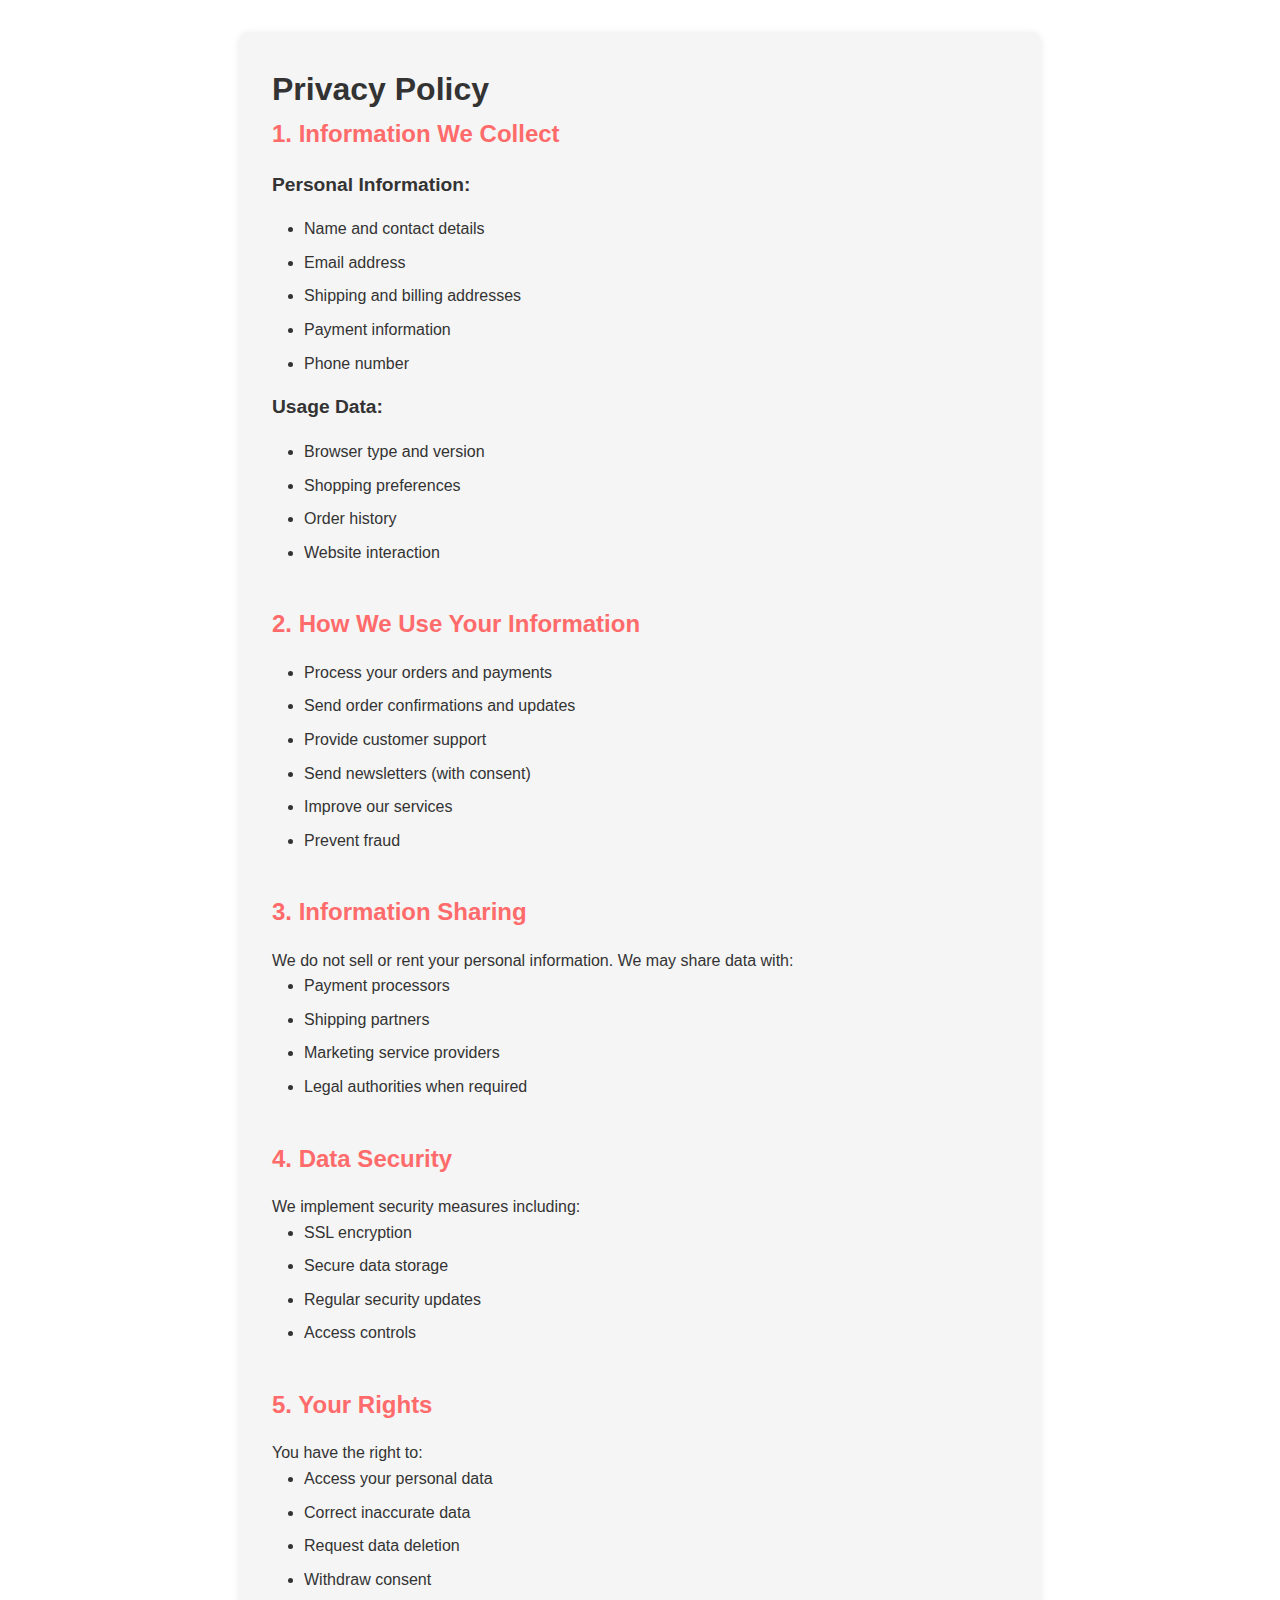
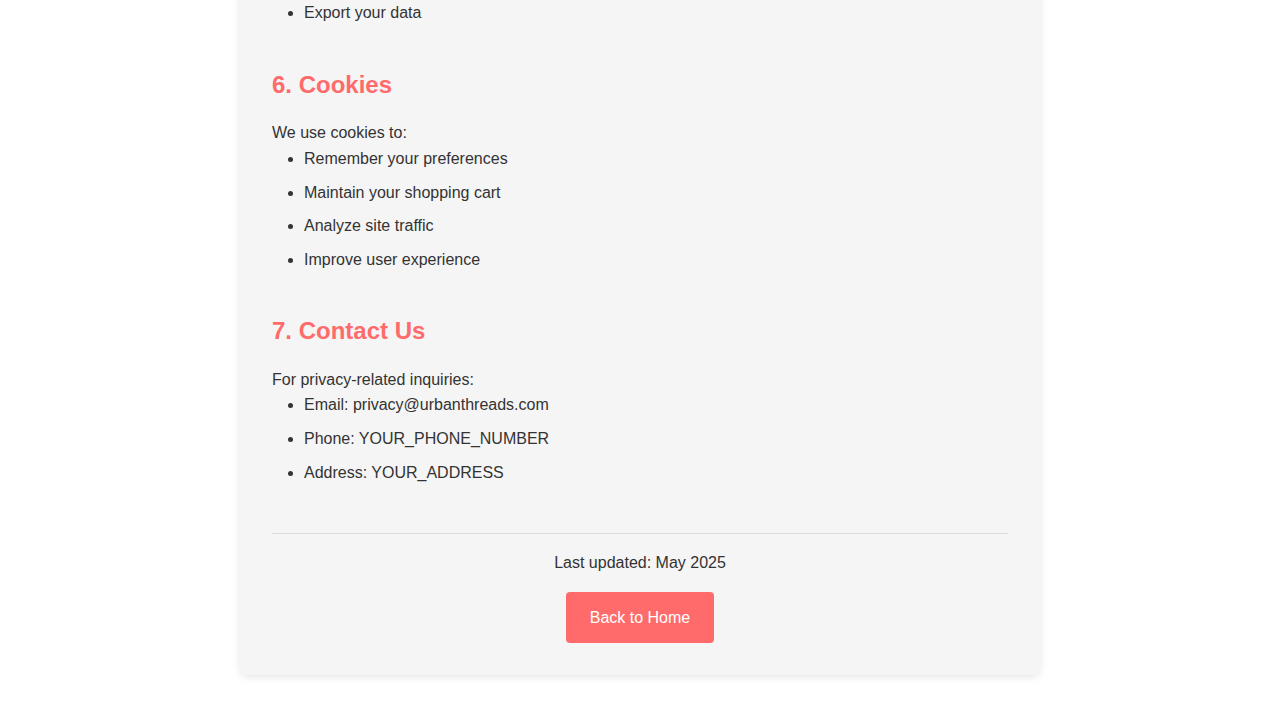
<file: privacy.html>
<!-- Urban Threads Privacy Policy Page -->
<!DOCTYPE html>
<html lang="en">
<head>
    <meta charset="UTF-8">
    <meta name="viewport" content="width=device-width, initial-scale=1.0">
    <title>Privacy Policy - crewsade</title>
    <link rel="stylesheet" href="https://cdnjs.cloudflare.com/ajax/libs/font-awesome/6.0.0-beta3/css/all.min.css">
    <link rel="stylesheet" href="styles.css">
</head>
<body>
    <main class="privacy-container">
        <h1>Privacy Policy</h1>
        
        <section class="privacy-section">
            <h2>1. Information We Collect</h2>
            <h3>Personal Information:</h3>
            <ul>
                <li>Name and contact details</li>
                <li>Email address</li>
                <li>Shipping and billing addresses</li>
                <li>Payment information</li>
                <li>Phone number</li>
            </ul>

            <h3>Usage Data:</h3>
            <ul>
                <li>Browser type and version</li>
                <li>Shopping preferences</li>
                <li>Order history</li>
                <li>Website interaction</li>
            </ul>
        </section>

        <section class="privacy-section">
            <h2>2. How We Use Your Information</h2>
            <ul>
                <li>Process your orders and payments</li>
                <li>Send order confirmations and updates</li>
                <li>Provide customer support</li>
                <li>Send newsletters (with consent)</li>
                <li>Improve our services</li>
                <li>Prevent fraud</li>
            </ul>
        </section>

        <section class="privacy-section">
            <h2>3. Information Sharing</h2>
            <p>We do not sell or rent your personal information. We may share data with:</p>
            <ul>
                <li>Payment processors</li>
                <li>Shipping partners</li>
                <li>Marketing service providers</li>
                <li>Legal authorities when required</li>
            </ul>
        </section>

        <section class="privacy-section">
            <h2>4. Data Security</h2>
            <p>We implement security measures including:</p>
            <ul>
                <li>SSL encryption</li>
                <li>Secure data storage</li>
                <li>Regular security updates</li>
                <li>Access controls</li>
            </ul>
        </section>

        <section class="privacy-section">
            <h2>5. Your Rights</h2>
            <p>You have the right to:</p>
            <ul>
                <li>Access your personal data</li>
                <li>Correct inaccurate data</li>
                <li>Request data deletion</li>
                <li>Withdraw consent</li>
                <li>Export your data</li>
            </ul>
        </section>

        <section class="privacy-section">
            <h2>6. Cookies</h2>
            <p>We use cookies to:</p>
            <ul>
                <li>Remember your preferences</li>
                <li>Maintain your shopping cart</li>
                <li>Analyze site traffic</li>
                <li>Improve user experience</li>
            </ul>
        </section>

        <section class="privacy-section">
            <h2>7. Contact Us</h2>
            <p>For privacy-related inquiries:</p>
            <ul>
                <li>Email: privacy@urbanthreads.com</li>
                <li>Phone: YOUR_PHONE_NUMBER</li>
                <li>Address: YOUR_ADDRESS</li>
            </ul>
        </section>

        <div class="privacy-footer">
            <p>Last updated: May 2025</p>
            <a href="index.html" class="back-button">Back to Home</a>
        </div>
    </main>
</body>
</html>
</file>
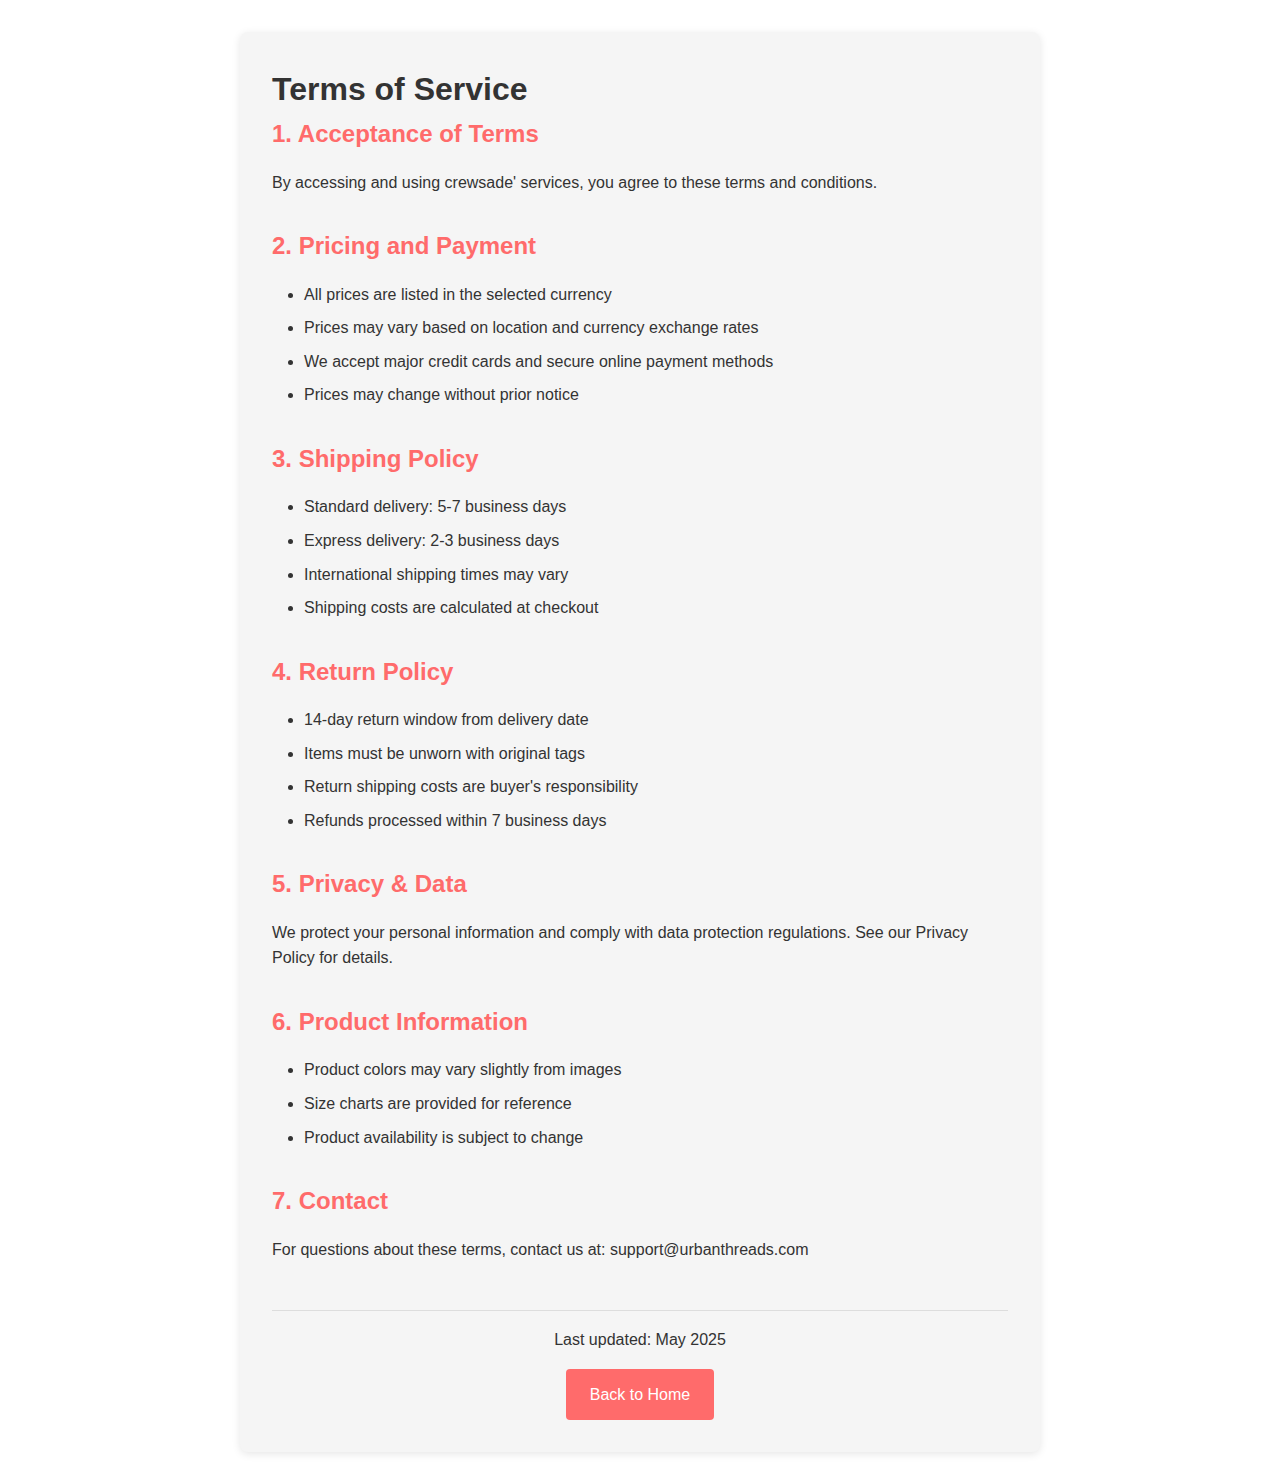
<file: terms.html>
<!DOCTYPE html>
<html lang="en">
<head>
    <meta charset="UTF-8">
    <meta name="viewport" content="width=device-width, initial-scale=1.0">
    <title>Terms of Service - crewsade</title>
    <link rel="stylesheet" href="styles.css">
</head>
<body>
    <main class="terms-container">
        <h1>Terms of Service</h1>
        
        <section class="terms-section">
            <h2>1. Acceptance of Terms</h2>
            <p>By accessing and using crewsade' services, you agree to these terms and conditions.</p>
        </section>

        <section class="terms-section">
            <h2>2. Pricing and Payment</h2>
            <ul>
                <li>All prices are listed in the selected currency</li>
                <li>Prices may vary based on location and currency exchange rates</li>
                <li>We accept major credit cards and secure online payment methods</li>
                <li>Prices may change without prior notice</li>
            </ul>
        </section>

        <section class="terms-section">
            <h2>3. Shipping Policy</h2>
            <ul>
                <li>Standard delivery: 5-7 business days</li>
                <li>Express delivery: 2-3 business days</li>
                <li>International shipping times may vary</li>
                <li>Shipping costs are calculated at checkout</li>
            </ul>
        </section>

        <section class="terms-section">
            <h2>4. Return Policy</h2>
            <ul>
                <li>14-day return window from delivery date</li>
                <li>Items must be unworn with original tags</li>
                <li>Return shipping costs are buyer's responsibility</li>
                <li>Refunds processed within 7 business days</li>
            </ul>
        </section>

        <section class="terms-section">
            <h2>5. Privacy & Data</h2>
            <p>We protect your personal information and comply with data protection regulations. See our Privacy Policy for details.</p>
        </section>

        <section class="terms-section">
            <h2>6. Product Information</h2>
            <ul>
                <li>Product colors may vary slightly from images</li>
                <li>Size charts are provided for reference</li>
                <li>Product availability is subject to change</li>
            </ul>
        </section>

        <section class="terms-section">
            <h2>7. Contact</h2>
            <p>For questions about these terms, contact us at: support@urbanthreads.com</p>
        </section>

        <div class="terms-footer">
            <p>Last updated: May 2025</p>
            <a href="index.html" class="back-button">Back to Home</a>
        </div>
    </main>
</body>
</html>
</file>
<file: styles.css>
:root {
    /* Light theme colors */
    --bg-color: #ffffff;
    --text-color: #333333;
    --card-bg: #f5f5f5;
    --border-color: #dddddd;
    --accent-color: #ff6b6b;
    --accent-hover: #ff5252;
    --input-bg: #ffffff;
    --shadow: 0 2px 8px rgba(0, 0, 0, 0.1);
    --primary-color: #333;
    --secondary-color: #555;
    --background-color: #f9f9f9;
    --light-text: #777;
    --header-bg: #fff;
    --transition: all 0.3s ease;
}

[data-theme="dark"] {
    /* Dark theme colors */
    --bg-color: #1a1a1a;
    --text-color: #ffffff;
    --card-bg: #2d2d2d;
    --border-color: #404040;
    --accent-color: #ff6b6b;
    --accent-hover: #ff5252;
    --input-bg: #333333;
    --shadow: 0 2px 8px rgba(0, 0, 0, 0.3);
    --primary-color: #f8f9fa;
    --secondary-color: #adb5bd;
    --background-color: #121212;
    --light-text: #adb5bd;
    --header-bg: #1a1a1a;
}

* {
    margin: 0;
    padding: 0;
    box-sizing: border-box;
}

body {
    background-color: var(--bg-color);
    color: var(--text-color);
    transition: background-color 0.3s ease, color 0.3s ease;
    font-family: 'Segoe UI', Tahoma, Geneva, Verdana, sans-serif;
    line-height: 1.6;
}

/* Theme Toggle */
.theme-toggle {
    position: fixed;
    bottom: 20px;
    right: 20px;
    width: 50px;
    height: 50px;
    background-color: var(--accent-color);
    border-radius: 50%;
    display: flex;
    justify-content: center;
    align-items: center;
    cursor: pointer;
    z-index: 1000;
    box-shadow: var(--shadow);
    padding: 0.5rem;
    background: var(--card-bg);
    box-shadow: var(--shadow);
    transition: all 0.3s ease;
}

.theme-toggle:hover {
    transform: scale(1.1);
}

.theme-toggle i {
    color: white;
    font-size: 1.2rem;
}

/* Header Styles */
header {
    display: flex;
    justify-content: space-between;
    align-items: center;
    padding: 1rem 2rem;
    background-color: var(--header-bg);
    box-shadow: var(--shadow);
    position: sticky;
    top: 0;
    z-index: 100;
    transition: var(--transition);
}

.logo-container {
    width: 120px;
    height: 100px;
    overflow: hidden;
    border-radius: 80;
    box-shadow: 0 4px 15px rgba(0, 0, 0, 0.1);
    padding: -2px;
    background: var(--card-bg);
    transition: transform 0.3s ease;
}

.logo-container:hover {
    transform: translateY(-5px);
    box-shadow: 0 6px 20px rgba(0, 0, 0, 0.15);
}

.logo {
    width: 100%;
    height: 100%;
    object-fit: cover;
    border-radius: 15px; /* Slightly smaller radius than container */
    transition: transform 0.3s ease;
}

.desktop-nav ul {
    display: flex;
    list-style: none;
}

.desktop-nav ul li {
    margin: 0 1rem;
}

.desktop-nav ul li a {
    text-decoration: none;
    color: var(--text-color);
    font-weight: 600;
    transition: var(--transition);
    text-transform: uppercase;
    font-size: 0.9rem;
}

.desktop-nav ul li a:hover {
    color: var(--accent-color);
}

.header-actions {
    display: flex;
    align-items: center;
}

.select-wrapper {
    position: relative;
    display: inline-block;
}

.country-selector select {
    padding: 5px 30px 5px 35px;
    border: 1px solid var(--border-color);
    border-radius: 4px;
    background: var(--card-bg);
    color: var(--text-color);
    cursor: pointer;
    font-size: 1rem;
    appearance: none;
    -webkit-appearance: none;
    -moz-appearance: none;
    width: 100px;
}

.flag-icon {
    position: absolute;
    left: 8px;
    top: 50%;
    transform: translateY(-50%);
    font-size: 1.2rem;
    pointer-events: none;
}

.cart-icon {
    position: relative;
    cursor: pointer;
}

.cart-icon i {
    font-size: 1.5rem;
    color: var(--text-color);
}

.cart-count {
    position: absolute;
    top: -10px;
    right: -10px;
    background-color: var(--accent-color);
    color: white;
    border-radius: 50%;
    width: 20px;
    height: 20px;
    display: flex;
    justify-content: center;
    align-items: center;
    font-size: 0.7rem;
    font-weight: bold;
}

/* Hamburger Menu Styles */
.hamburger {
    display: none;
    cursor: pointer;
    z-index: 1000;
    padding: 10px;
}

.hamburger .bar {
    width: 25px;
    height: 3px;
    background: var(--text-color);
    margin: 5px 0;
    transition: all 0.3s ease;
    display: block;
}

.hamburger.active .bar:nth-child(1) {
    transform: translateY(8px) rotate(45deg);
}

.hamburger.active .bar:nth-child(2) {
    opacity: 0;
}

.hamburger.active .bar:nth-child(3) {
    transform: translateY(-8px) rotate(-45deg);
}

/* Mobile Menu Styles */
.mobile-menu {
    position: fixed;
    top: 0;
    left: -100%;
    width: 100%;
    height: 100vh;
    background: var(--bg-color);
    padding-top: 80px;
    transition: all 0.5s cubic-bezier(0.77, 0, 0.175, 1);
    z-index: 999;
}

.mobile-menu.active {
    left: 0;
}

.mobile-menu ul {
    list-style: none;
    padding: 0;
}

.mobile-menu li {
    opacity: 0;
    transform: translateX(-20px);
    transition: all 0.3s ease;
}

.mobile-menu.active li {
    opacity: 1;
    transform: translateX(0);
}

.mobile-menu li a {
    display: block;
    padding: 15px 30px;
    font-size: 1.5rem;
    color: var(--text-color);
    text-decoration: none;
    transition: all 0.3s ease;
}

.mobile-menu li a:hover {
    background: var(--accent-color);
    color: white;
    padding-left: 40px;
}

/* Mobile Menu */
.mobile-menu {
    position: fixed;
    top: 0;
    left: -100%;
    width: 80%;
    height: 100vh;
    background-color: var(--header-bg);
    z-index: 1000;
    transition: var(--transition);
    padding: 2rem;
    box-shadow: 2px 0 10px rgba(0, 0, 0, 0.1);
}

.mobile-menu.active {
    left: 0;
}

.mobile-menu ul {
    list-style: none;
    margin-top: 2rem;
}

.mobile-menu ul li {
    margin: 1.5rem 0;
}

.mobile-menu ul li a {
    text-decoration: none;
    color: var(--text-color);
    font-weight: 600;
    font-size: 1.2rem;
    text-transform: uppercase;
}

/* Main Content */
main {
    padding: 2rem;
}

.section {
    padding: 4rem 0;
    min-height: 100vh;
}

.section h2 {
    text-align: center;
    margin-bottom: 3rem;
    font-size: 2.5rem;
    color: var(--text-color);
    text-transform: uppercase;
}

/* Slideshow Styles */
.hero {
    position: relative;
    width: 100%;
    height: 100vh; /* Full viewport height */
    overflow: hidden;
}

.slideshow-container {
    position: relative;
    width: 100%;
    height: 100%;
}

.slides-wrapper {
    position: relative;
    width: 100%;
    height: 100%;
}

.slide {
    position: absolute;
    top: 0;
    left: 0;
    width: 100%;
    height: 100%;
    opacity: 0;
    transition: opacity 0.5s ease-in-out;
}

.slide.active {
    opacity: 1;
}

.slide img {
    width: 100%;
    height: 100%;
    object-fit: cover; /* This ensures image covers entire container */
    object-position: center; /* Centers the image */
}

/* Ensure content stays on top of slideshow */
.hero-content {
    position: absolute;
    top: 50%;
    left: 50%;
    transform: translate(-50%, -50%);
    z-index: 2;
    text-align: center;
    color: white;
    text-shadow: 2px 2px 4px rgba(0, 0, 0, 0.5);
    background: rgba(0, 0, 0, 0.3);
    padding: 2rem;
    border-radius: 8px;
    width: 90%;
    max-width: 600px;
}

/* Responsive adjustments */
@media screen and (max-width: 768px) {
    .hero {
        height: 100vh;
    }

    .slideshow-container {
        height: 100%;
    }

    .slide img {
        height: 100vh;
        object-fit: cover;
    }

    .hamburger {
        display: block;
    }

    .desktop-nav {
        display: none;
    }

    .hero-content {
        padding: 1rem;
    }

    .hero-content h1 {
        font-size: 2rem;
    }

    .animated-heading {
        font-size: 1.8rem;
        top: 10px;
    }

    /* Stagger animation for menu items */
    .mobile-menu li:nth-child(1) { transition-delay: 0.1s; }
    .mobile-menu li:nth-child(2) { transition-delay: 0.2s; }
    .mobile-menu li:nth-child(3) { transition-delay: 0.3s; }
    .mobile-menu li:nth-child(4) { transition-delay: 0.4s; }
    .mobile-menu li:nth-child(5) { transition-delay: 0.5s; }
}

@media screen and (orientation: landscape) and (max-height: 500px) {
    .hero {
        height: 100vh; /* Full height for landscape orientation */
    }
}

/* New Arrivals */
.new-arrivals {
    margin: 4rem 0;
}

.arrival-grid {
    display: grid;
    gap: 2rem;
    padding: 1rem;
}

@media screen and (min-width: 1024px) {
    .arrival-grid {
        grid-template-columns: repeat(4, 1fr);
    }
}

@media screen and (max-width: 1023px) and (min-width: 768px) {
    .arrival-grid {
        grid-template-columns: repeat(3, 1fr);
    }
}

@media screen and (max-width: 767px) {
    .arrival-grid {
        grid-template-columns: repeat(2, 1fr);
        gap: 1rem;
    }
}

.arrival-item {
    background: var(--card-bg);
    border-radius: 8px;
    padding: 1rem;
    transition: all 0.3s ease;
    position: relative;
    overflow: hidden;
    border: 1px solid var(--border-color);
}

.arrival-item:hover {
    transform: translateY(-5px);
    box-shadow: 0 10px 20px rgba(0, 0, 0, 0.2);
}

.arrival-item .product-images {
    position: relative;
    width: 100%;
    aspect-ratio: 3/4;
    overflow: hidden;
    border-radius: 8px;
    margin-bottom: 1rem;
}

.arrival-item .product-image {
    position: absolute;
    width: 100%;
    height: 100%;
    object-fit: cover;
    opacity: 0;
    transition: opacity 0.3s ease, transform 0.3s ease;
}

.arrival-item .product-image.active {
    opacity: 1;
}

.arrival-item:hover .product-image.active {
    transform: scale(1.05);
}

.arrival-item img {
    width: 100%;
    height: 300px;
    object-fit: contain;
    background-color: var(--card-bg);
    transition: transform 0.3s ease;
}

.arrival-item img[loading] {
    opacity: 0.5;
}

.arrival-item h3 {
    padding: 0.5rem 1rem;
    color: var(--text-color);
}

.arrival-item .price {
    padding: 0 1rem;
    font-weight: bold;
    color: var(--accent-color);
}

.arrival-item button {
    width: 100%;
    padding: 0.8rem;
    background-color: var(--accent-color);
    color: white;
    border: none;
    cursor: pointer;
    transition: var(--transition);
}

.arrival-item button:hover {
    background-color: #ff5252;
}

.add-to-cart {
    width: 100%;
    padding: 0.8rem;
    background: var(--accent-color);
    color: white;
    border: none;
    border-radius: 4px;
    cursor: pointer;
    transition: background-color 0.3s ease;
    margin-top: 1rem;
}

.add-to-cart:hover {
    background-color: var(--accent-hover);
}

/* About Section */
.about {
    max-width: 800px;
    margin: 0 auto;
    text-align: center;
}

.about p {
    margin-bottom: 1rem;
    color: var(--light-text);
}

/* Shop Section */
.shop-grid {
    display: grid;
    gap: 2rem;
    padding: 1rem;
}

@media screen and (min-width: 1024px) {
    .shop-grid {
        grid-template-columns: repeat(4, 1fr);
    }
}

@media screen and (max-width: 1023px) and (min-width: 768px) {
    .shop-grid {
        grid-template-columns: repeat(3, 1fr);
    }
}

@media screen and (max-width: 767px) {
    .shop-grid {
        grid-template-columns: repeat(2, 1fr);
        gap: 1rem;
    }
}

.shop-item {
    position: relative;
    background: var(--card-bg);
    border-radius: 8px;
    padding: 1rem;
    transition: all 0.3s ease;
    overflow: hidden;
    border: 1px solid var(--border-color);
}

.shop-item:hover {
    transform: translateY(-5px);
    box-shadow: 0 10px 20px rgba(0, 0, 0, 0.2);
}

.shop-item .product-images {
    position: relative;
    width: 100%;
    aspect-ratio: 3/4;
    overflow: hidden;
    border-radius: 8px;
    margin-bottom: 1rem;
}

.shop-item .product-image {
    position: absolute;
    width: 100%;
    height: 100%;
    object-fit: cover;
    opacity: 0;
    transition: opacity 0.3s ease, transform 0.3s ease;
}

.shop-item .product-image.active {
    opacity: 1;
}

.shop-item:hover .product-image.active {
    transform: scale(1.05);
}

.shop-item img {
    width: 100%;
    height: 300px;
    object-fit: cover;
}

.shop-item h3 {
    padding: 0.5rem 1rem;
    color: var(--text-color);
}

.shop-item .price {
    padding: 0 1rem;
    font-weight: bold;
    color: var(--accent-color);
}

.shop-item button {
    width: 100%;
    padding: 0.8rem;
    background-color: var(--accent-color);
    color: white;
    border: none;
    cursor: pointer;
    transition: var(--transition);
}

.shop-item button:hover {
    background-color: #ff5252;
}

/* Gallery Section */
.gallery-grid {
    display: grid;
    grid-template-columns: repeat(auto-fit, minmax(300px, 1fr));
    gap: 1.5rem;
    padding: 2rem;
    max-width: 1400px;
    margin: 0 auto;
}

.gallery-item {
    position: relative;
    overflow: hidden;
    border-radius: 8px;
    cursor: pointer;
    transition: transform 0.3s ease;
}

.gallery-item img {
    width: 100%;
    height: 100%;
    object-fit: cover;
    transition: transform 0.3s ease;
}

.gallery-item::after {
    content: '';
    position: absolute;
    top: 0;
    left: 0;
    width: 100%;
    height: 100%;
    background: rgba(0, 0, 0, 0.3);
    opacity: 0;
    transition: opacity 0.3s ease;
}

.gallery-item:hover {
    transform: scale(1.02);
}

.gallery-item:hover img {
    transform: scale(1.1);
}

.gallery-item:hover::after {
    opacity: 1;
}

/* Masonry-style layout */
.gallery-item:nth-child(3n + 1) {
    grid-row: span 2;
}

.gallery-item:nth-child(4n + 2) {
    grid-column: span 2;
}

/* Responsive adjustments */
@media screen and (max-width: 768px) {
    .gallery-grid {
        grid-template-columns: repeat(2, 1fr);
        gap: 1rem;
        padding: 1rem;
    }

    .gallery-item:nth-child(4n + 2) {
        grid-column: auto;
    }
}

@media screen and (max-width: 480px) {
    .gallery-grid {
        grid-template-columns: 1fr;
    }
}

/* Vlog Section */
.vlog-container {
    max-width: 1000px;
    margin: 0 auto;
}

.vlog-post {
    margin-bottom: 3rem;
    background-color: var(--card-bg);
    border-radius: 8px;
    overflow: hidden;
    box-shadow: var(--shadow);
}

.video-container {
    position: relative;
    padding-bottom: 56.25%;
    height: 0;
    overflow: hidden;
}

.video-container iframe {
    position: absolute;
    top: 0;
    left: 0;
    width: 100%;
    height: 100%;
}

.vlog-post h3 {
    padding: 1rem;
    color: var(--text-color);
}

.vlog-post p {
    padding: 0 1rem 1rem;
    color: var(--light-text);
}

/* Contact Section */
.contact-methods {
    display: grid;
    grid-template-columns: repeat(auto-fit, minmax(250px, 1fr));
    gap: 1.5rem;
    max-width: 800px;
    margin: 0 auto;
}

.contact-link {
    display: flex;
    align-items: center;
    justify-content: center;
    padding: 1.5rem;
    border-radius: 8px;
    text-decoration: none;
    color: white;
    font-weight: 600;
    transition: var(--transition);
    box-shadow: var(--shadow);
}

.contact-link i {
    margin-right: 0.8rem;
    font-size: 1.2rem;
}

.whatsapp {
    background-color: #25D366;
}

.instagram {
    background: linear-gradient(45deg, #405DE6, #5851DB, #833AB4, #C13584, #E1306C, #FD1D1D, #F56040, #F77737, #FCAF45, #FFDC80);
}

.email {
    background-color: #D44638;
}

.phone {
    background-color: #34B7F1;
}

.contact-link:hover {
    transform: translateY(-5px);
}

.contact-link:focus,
.cart-icon:focus,
button:focus {
    outline: 2px solid var(--accent-color);
    outline-offset: 2px;
}

/* Cart Modal */
.cart-modal {
    display: none;
    position: fixed;
    top: 0;
    left: 0;
    width: 100%;
    height: 100%;
    background-color: rgba(0, 0, 0, 0.5);
    z-index: 1000;
}

.cart-content {
    position: fixed;
    top: 50%;
    left: 50%;
    transform: translate(-50%, -50%);
    width: 90%;
    max-width: 600px;
    max-height: 80vh;
    background-color: var(--card-bg);
    border-radius: 8px;
    padding: 2rem;
    overflow-y: auto;
}

.close-cart {
    position: absolute;
    top: 1rem;
    right: 1rem;
    font-size: 1.5rem;
    cursor: pointer;
    color: var(--text-color);
}

/* Footer Styles */
.footer {
    background-color: var(--header-bg);
    color: var(--text-color);
    padding: 4rem 2rem 2rem;
    margin-top: 4rem;
}

.footer-content {
    display: grid;
    grid-template-columns: repeat(auto-fit, minmax(250px, 1fr));
    gap: 2rem;
    max-width: 1200px;
    margin: 0 auto;
}

.footer-section h3 {
    color: var(--text-color);
    margin-bottom: 1.5rem;
    font-size: 1.2rem;
}

.footer-section ul {
    list-style: none;
    padding: 0;
}

.footer-section ul li {
    margin-bottom: 0.8rem;
}

.footer-section ul li a {
    color: var(--light-text);
    text-decoration: none;
    transition: color 0.3s ease;
}

.footer-section ul li a:hover {
    color: var(--accent-color);
}

.social-links {
    display: flex;
    gap: 1rem;
}

.social-links a {
    color: var(--text-color);
    font-size: 1.5rem;
    transition: color 0.3s ease;
}

.social-links a:hover {
    color: var(--accent-color);
}

.newsletter-form {
    position: relative;
    display: flex;
    flex-direction: column;
    gap: 0.5rem;
}

.newsletter-form input[type="email"] {
    padding: 0.8rem;
    border: 1px solid var(--border-color);
    border-radius: 4px;
    background: var(--input-bg);
    color: var(--text-color);
}

.newsletter-form button {
    padding: 0.8rem;
    background: var(--accent-color);
    color: white;
    border: none;
    border-radius: 4px;
    cursor: pointer;
    transition: background-color 0.3s ease;
}

.newsletter-form button:hover {
    background: var(--accent-hover);
}

.newsletter-message {
    margin-top: 0.5rem;
    font-size: 0.9rem;
    transition: opacity 0.3s ease;
}

.newsletter-message.success {
    color: #4caf50;
}

.newsletter-message.error {
    color: #f44336;
}

.footer-bottom {
    margin-top: 3rem;
    padding-top: 2rem;
    border-top: 1px solid var(--border-color);
    display: flex;
    justify-content: space-between;
    align-items: center;
    flex-wrap: wrap;
    gap: 1rem;
}

.footer-links {
    display: flex;
    gap: 1.5rem;
}

.footer-links a {
    color: var(--light-text);
    text-decoration: none;
    transition: color 0.3s ease;
}

.footer-links a:hover {
    color: var(--accent-color);
}

/* Terms of Service Styles */
.terms-container {
    max-width: 800px;
    margin: 2rem auto;
    padding: 2rem;
    background: var(--card-bg);
    border-radius: 8px;
    box-shadow: var(--shadow);
}

.terms-section {
    margin-bottom: 2rem;
}

.terms-section h2 {
    color: var(--accent-color);
    margin-bottom: 1rem;
}

.terms-section ul {
    list-style: disc;
    padding-left: 2rem;
}

.terms-section li {
    margin-bottom: 0.5rem;
    line-height: 1.6;
}

.terms-footer {
    margin-top: 3rem;
    padding-top: 1rem;
    border-top: 1px solid var(--border-color);
    text-align: center;
}

.back-button {
    display: inline-block;
    padding: 0.8rem 1.5rem;
    background: var(--accent-color);
    color: white;
    text-decoration: none;
    border-radius: 4px;
    margin-top: 1rem;
    transition: background-color 0.3s ease;
}

.back-button:hover {
    background: var(--accent-hover);
}

/* Privacy Policy Styles */
.privacy-container {
    max-width: 800px;
    margin: 2rem auto;
    padding: 2rem;
    background: var(--card-bg);
    border-radius: 8px;
    box-shadow: var(--shadow);
    color: var(--text-color);
}

.privacy-section {
    margin-bottom: 2.5rem;
}

.privacy-section h2 {
    color: var(--accent-color);
    margin-bottom: 1rem;
    font-size: 1.5rem;
}

.privacy-section h3 {
    color: var(--text-color);
    margin: 1rem 0;
    font-size: 1.2rem;
}

.privacy-section ul {
    list-style: disc;
    padding-left: 2rem;
    margin-bottom: 1rem;
}

.privacy-section li {
    margin-bottom: 0.5rem;
    line-height: 1.6;
}

.privacy-footer {
    margin-top: 3rem;
    padding-top: 1rem;
    border-top: 1px solid var(--border-color);
    text-align: center;
}

@media (max-width: 768px) {
    .privacy-container {
        margin: 1rem;
        padding: 1rem;
    }
}

@media (max-width: 1200px) {
    .arrival-grid,
    .shop-grid {
        grid-template-columns: repeat(auto-fit, minmax(220px, 1fr));
    }
}

@media (max-width: 992px) {
    .desktop-nav {
        display: none;
    }
    
    .hamburger {
        display: block;
    }
    
    .hero h1 {
        font-size: 3rem;
    }
    
    .section h2 {
        font-size: 2rem;
    }
}

@media (max-width: 768px) {
    header {
        padding: 1rem;
    }
    
    .hero h1 {
        font-size: 2.5rem;
    }
    
    .arrival-grid,
    .shop-grid {
        grid-template-columns: repeat(auto-fit, minmax(200px, 1fr));
    }
    
    .gallery-grid {
        grid-template-columns: repeat(2, 1fr);
        gap: 1rem;
        padding: 1rem;
    }
    
    .gallery-item:nth-child(4n + 2) {
        grid-column: auto;
    }
    
    .portrait,
    .landscape {
        grid-column: span 1;
        grid-row: span 1;
    }
    
    .footer-bottom {
        flex-direction: column;
        text-align: center;
    }
    
    .footer-links {
        justify-content: center;
    }
    
    .newsletter-form {
        flex-direction: column;
    }

    .terms-container {
        padding: 1rem;
        margin: 1rem;
    }
}

@media (max-width: 576px) {
    .hero h1 {
        font-size: 2rem;
    }
    
    .arrival-grid,
    .shop-grid {
        grid-template-columns: 1fr;
    }
    
    .gallery-grid {
        grid-template-columns: 1fr;
    }
    
    .contact-methods {
        grid-template-columns: 1fr;
    }
}

/* Update other components to use CSS variables */
.card, .arrival-item, .shop-item {
    background: var(--card-bg);
    border: 1px solid var(--border-color);
}

input, select, textarea {
    background: var(--input-bg);
    color: var(--text-color);
    border: 1px solid var(--border-color);
}

/* Add more theme-aware styles as needed */
</file>
